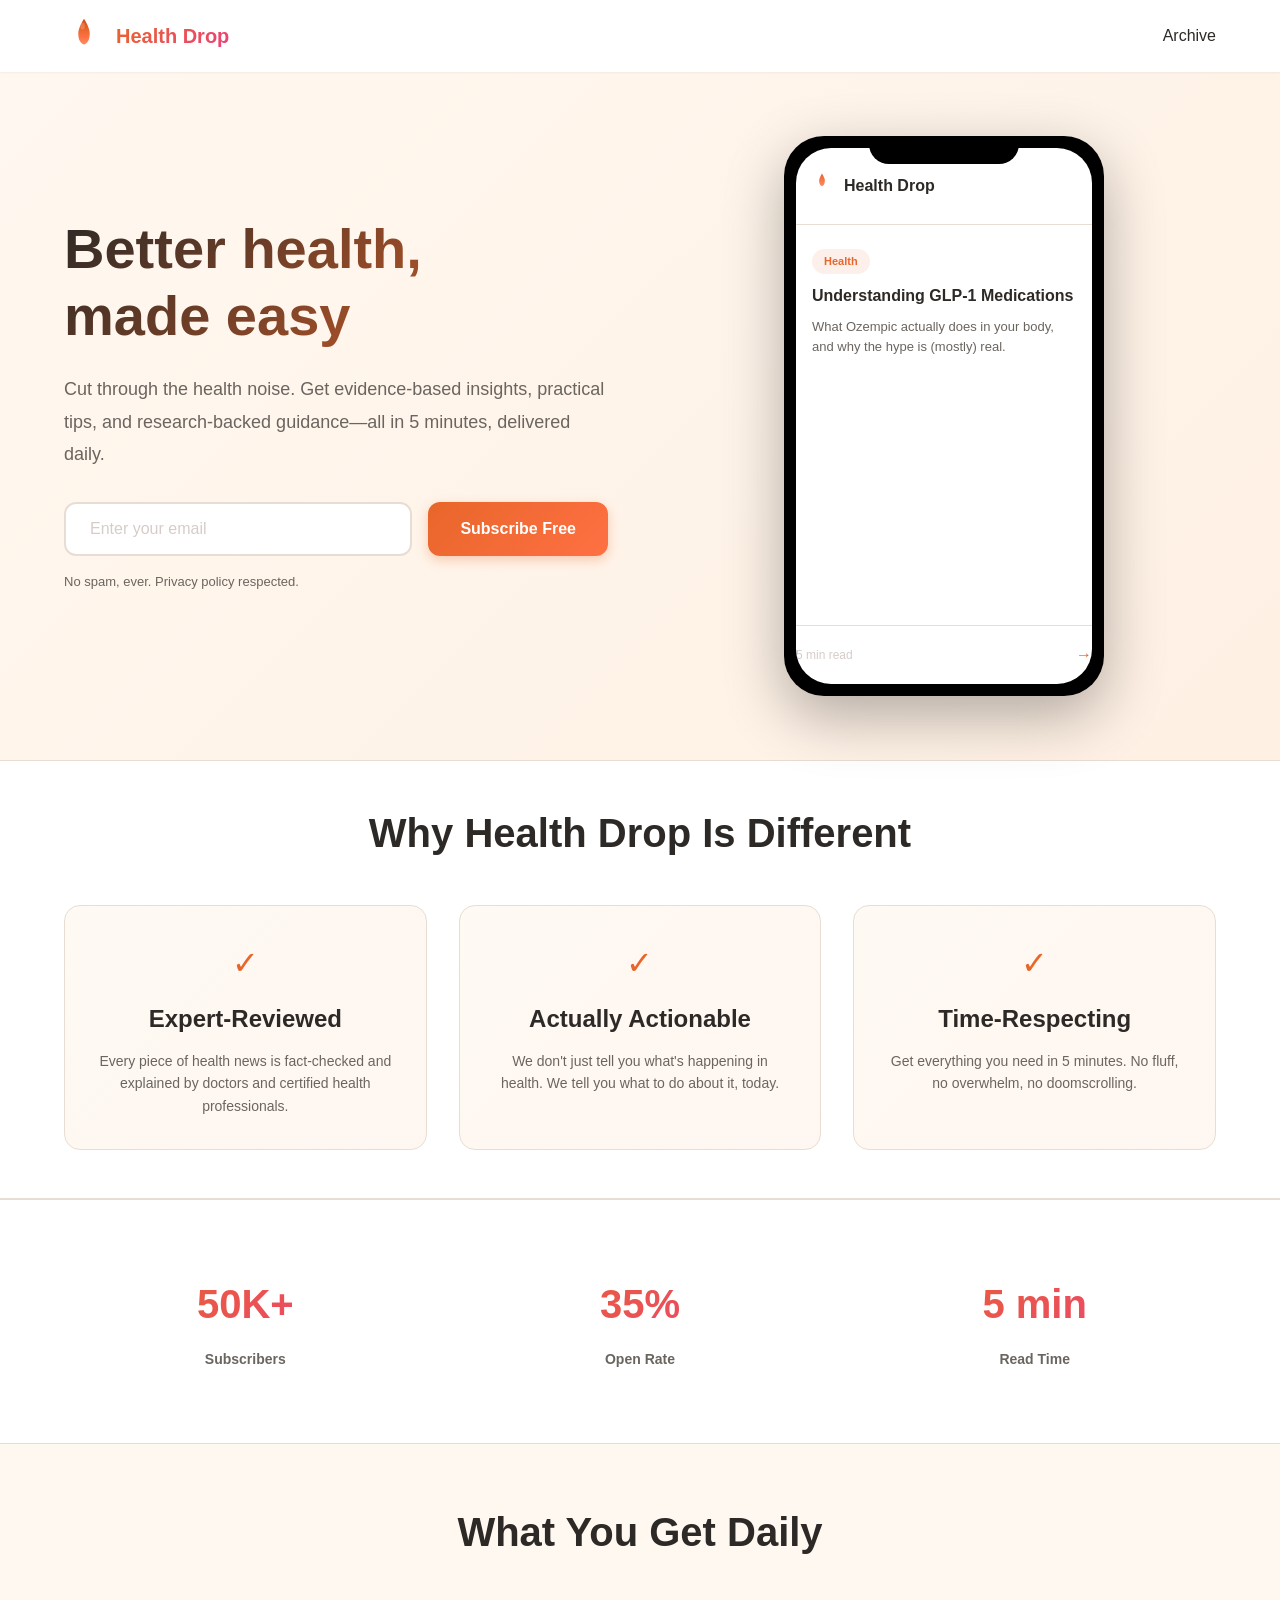
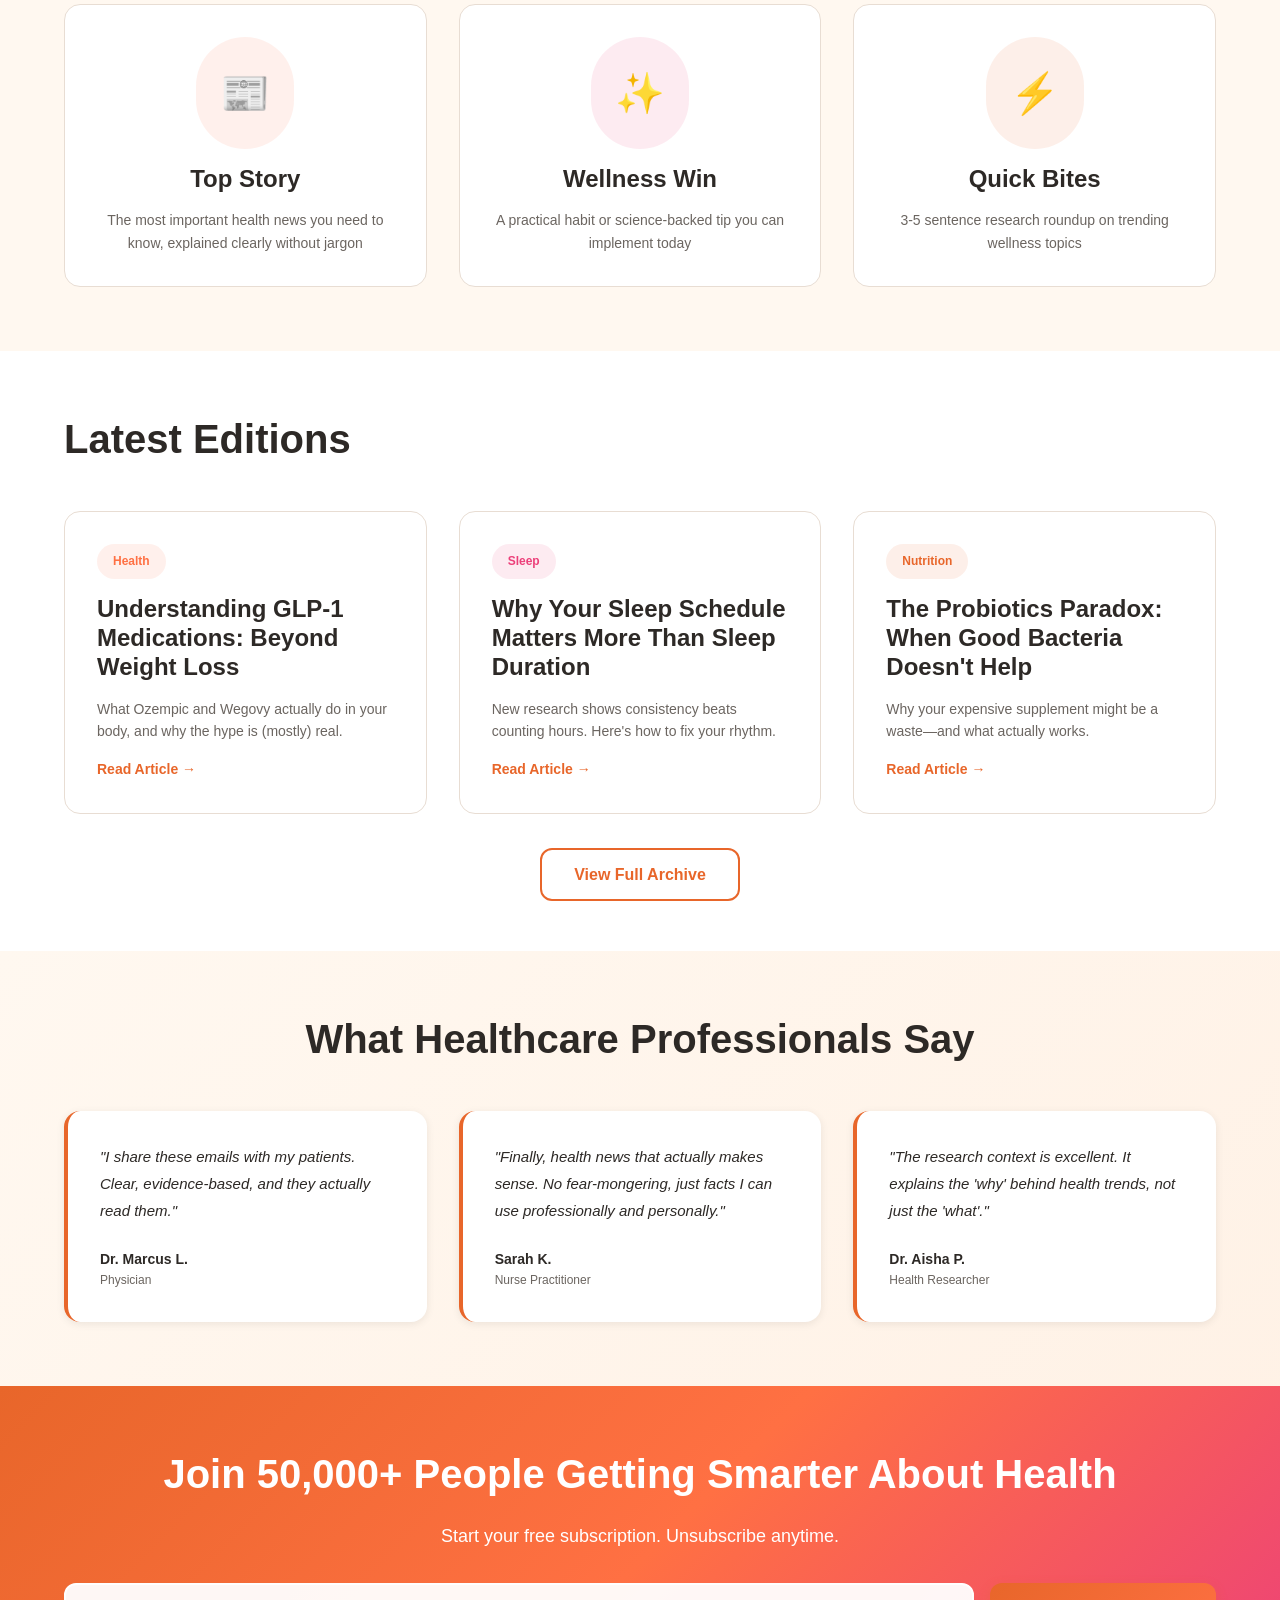
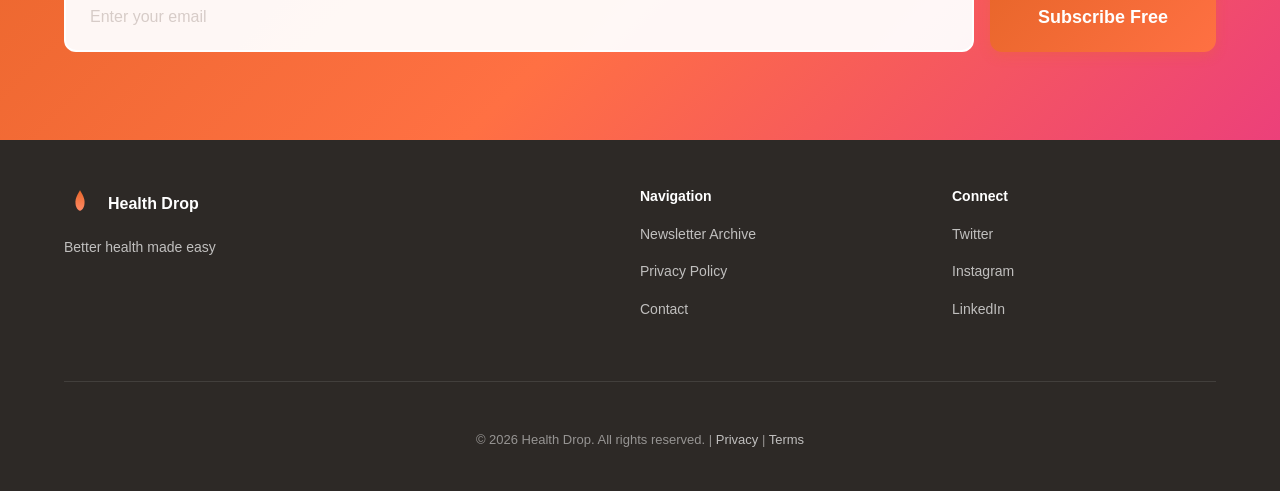
<file: index.html>
<!DOCTYPE html>
<html lang="en">
<head>
    <meta charset="UTF-8">
    <meta name="viewport" content="width=device-width, initial-scale=1.0">
    <meta name="description" content="Better health made easy. Get evidence-based health insights delivered to your inbox, 5 minutes a day.">
    <meta property="og:title" content="Health Drop - Better Health Made Easy">
    <meta property="og:description" content="Evidence-based health insights for real life">
    <meta property="og:image" content="https://thehealthdrop.com/og-image.png">
    <meta property="og:type" content="website">
    <title>Health Drop - Evidence-Based Health Insights</title>
    <link rel="stylesheet" href="style-redesigned.css">
</head>
<body>
    <!-- Navigation -->
    <nav class="navbar">
        <div class="container">
            <div class="nav-content">
                <div class="logo">
                    <svg xmlns="http://www.w3.org/2000/svg" viewBox="0 0 100 140" width="40" height="40">
                        <defs>
                            <linearGradient id="dropGradient" x1="0%" y1="0%" x2="0%" y2="100%">
                                <stop offset="0%" style="stop-color:#D84315;stop-opacity:1" />
                                <stop offset="40%" style="stop-color:#E8662A;stop-opacity:1" />
                                <stop offset="70%" style="stop-color:#FF7043;stop-opacity:1" />
                                <stop offset="100%" style="stop-color:#FF8A65;stop-opacity:1" />
                            </linearGradient>
                        </defs>
                        <path d="M 50 10 C 50 10, 30 40, 30 60 C 30 85, 38.5 95, 50 100 C 61.5 95, 70 85, 70 60 C 70 40, 50 10, 50 10 Z" 
                              fill="url(#dropGradient)" stroke="none"/>
                        <ellipse cx="45" cy="35" rx="8" ry="12" fill="rgba(255,255,255,0.2)" />
                    </svg>
                    <span class="brand-name">Health Drop</span>
                </div>
                <div class="nav-links">
                    <a href="https://newsletter.thehealthdrop.com" class="nav-link">Archive</a>
                </div>
            </div>
        </div>
    </nav>

    <!-- Hero Section with Newsletter Mockup -->
    <section class="hero">
        <div class="container">
            <div class="hero-content">
                <div class="hero-text">
                    <h1 class="hero-title">Better health,<br>made easy</h1>
                    <p class="hero-subtitle">Cut through the health noise. Get evidence-based insights, practical tips, and research-backed guidance—all in 5 minutes, delivered daily.</p>
                    
                    <form class="email-form" id="heroForm">
                        <div class="form-group">
                            <input 
                                type="email" 
                                class="email-input" 
                                placeholder="Enter your email" 
                                required
                                aria-label="Email address"
                            >
                            <button type="submit" class="btn-primary">Subscribe Free</button>
                        </div>
                        <p class="form-note">No spam, ever. Privacy policy respected.</p>
                    </form>
                </div>
                
                <div class="hero-visual">
                    <div class="newsletter-mockup">
                        <div class="phone-frame">
                            <div class="phone-notch"></div>
                            <div class="phone-content">
                                <div class="newsletter-header">
                                    <div class="newsletter-logo">
                                        <svg xmlns="http://www.w3.org/2000/svg" viewBox="0 0 100 140" width="20" height="20">
                                            <defs>
                                                <linearGradient id="emailLogo" x1="0%" y1="0%" x2="0%" y2="100%">
                                                    <stop offset="0%" style="stop-color:#E8662A;stop-opacity:1" />
                                                    <stop offset="100%" style="stop-color:#FF8A65;stop-opacity:1" />
                                                </linearGradient>
                                            </defs>
                                            <path d="M 50 10 C 50 10, 30 40, 30 60 C 30 85, 38.5 95, 50 100 C 61.5 95, 70 85, 70 60 C 70 40, 50 10, 50 10 Z" 
                                                  fill="url(#emailLogo)" stroke="none"/>
                                        </svg>
                                    </div>
                                    <span class="newsletter-title">Health Drop</span>
                                </div>
                                <div class="newsletter-preview">
                                    <div class="preview-tag">Health</div>
                                    <h3>Understanding GLP-1 Medications</h3>
                                    <p>What Ozempic actually does in your body, and why the hype is (mostly) real.</p>
                                </div>
                                <div class="newsletter-footer">
                                    <span class="read-time">5 min read</span>
                                    <span class="arrow">→</span>
                                </div>
                            </div>
                        </div>
                    </div>
                </div>
            </div>
        </div>
    </section>

    <!-- Why Health Drop Is Different -->
    <section class="differentiation">
        <div class="container">
            <h2>Why Health Drop Is Different</h2>
            <div class="diff-grid">
                <div class="diff-card">
                    <div class="diff-icon">✓</div>
                    <h3>Expert-Reviewed</h3>
                    <p>Every piece of health news is fact-checked and explained by doctors and certified health professionals.</p>
                </div>
                <div class="diff-card">
                    <div class="diff-icon">✓</div>
                    <h3>Actually Actionable</h3>
                    <p>We don't just tell you what's happening in health. We tell you what to do about it, today.</p>
                </div>
                <div class="diff-card">
                    <div class="diff-icon">✓</div>
                    <h3>Time-Respecting</h3>
                    <p>Get everything you need in 5 minutes. No fluff, no overwhelm, no doomscrolling.</p>
                </div>
            </div>
        </div>
    </section>

    <!-- Social Proof -->
    <section class="social-proof">
        <div class="container">
            <div class="proof-grid">
                <div class="proof-item">
                    <div class="proof-number">50K+</div>
                    <div class="proof-label">Subscribers</div>
                </div>
                <div class="proof-item">
                    <div class="proof-number">35%</div>
                    <div class="proof-label">Open Rate</div>
                </div>
                <div class="proof-item">
                    <div class="proof-number">5 min</div>
                    <div class="proof-label">Read Time</div>
                </div>
            </div>
        </div>
    </section>

    <!-- What You Get Section -->
    <section class="what-you-get">
        <div class="container">
            <h2>What You Get Daily</h2>
            <div class="benefits-grid">
                <div class="benefit-card">
                    <div class="benefit-icon coral">📰</div>
                    <h3>Top Story</h3>
                    <p>The most important health news you need to know, explained clearly without jargon</p>
                </div>
                <div class="benefit-card">
                    <div class="benefit-icon pink">✨</div>
                    <h3>Wellness Win</h3>
                    <p>A practical habit or science-backed tip you can implement today</p>
                </div>
                <div class="benefit-card">
                    <div class="benefit-icon orange">⚡</div>
                    <h3>Quick Bites</h3>
                    <p>3-5 sentence research roundup on trending wellness topics</p>
                </div>
            </div>
        </div>
    </section>

    <!-- Recent Issues Preview -->
    <section class="recent-issues">
        <div class="container">
            <h2>Latest Editions</h2>
            <div class="issues-grid">
                <article class="issue-preview">
                    <div class="issue-tag coral">Health</div>
                    <h3>Understanding GLP-1 Medications: Beyond Weight Loss</h3>
                    <p>What Ozempic and Wegovy actually do in your body, and why the hype is (mostly) real.</p>
                    <a href="#" class="read-more">Read Article →</a>
                </article>
                <article class="issue-preview">
                    <div class="issue-tag pink">Sleep</div>
                    <h3>Why Your Sleep Schedule Matters More Than Sleep Duration</h3>
                    <p>New research shows consistency beats counting hours. Here's how to fix your rhythm.</p>
                    <a href="#" class="read-more">Read Article →</a>
                </article>
                <article class="issue-preview">
                    <div class="issue-tag orange">Nutrition</div>
                    <h3>The Probiotics Paradox: When Good Bacteria Doesn't Help</h3>
                    <p>Why your expensive supplement might be a waste—and what actually works.</p>
                    <a href="#" class="read-more">Read Article →</a>
                </article>
            </div>
            <div class="view-all">
                <a href="https://newsletter.thehealthdrop.com" class="btn-secondary">View Full Archive</a>
            </div>
        </div>
    </section>

    <!-- Testimonials -->
    <section class="testimonials">
        <div class="container">
            <h2>What Healthcare Professionals Say</h2>
            <div class="testimonials-grid">
                <div class="testimonial">
                    <div class="testimonial-text">
                        "I share these emails with my patients. Clear, evidence-based, and they actually read them."
                    </div>
                    <div class="testimonial-author">
                        <div class="author-info">
                            <div class="author-name">Dr. Marcus L.</div>
                            <div class="author-title">Physician</div>
                        </div>
                    </div>
                </div>
                <div class="testimonial">
                    <div class="testimonial-text">
                        "Finally, health news that actually makes sense. No fear-mongering, just facts I can use professionally and personally."
                    </div>
                    <div class="testimonial-author">
                        <div class="author-info">
                            <div class="author-name">Sarah K.</div>
                            <div class="author-title">Nurse Practitioner</div>
                        </div>
                    </div>
                </div>
                <div class="testimonial">
                    <div class="testimonial-text">
                        "The research context is excellent. It explains the 'why' behind health trends, not just the 'what'."
                    </div>
                    <div class="testimonial-author">
                        <div class="author-info">
                            <div class="author-name">Dr. Aisha P.</div>
                            <div class="author-title">Health Researcher</div>
                        </div>
                    </div>
                </div>
            </div>
        </div>
    </section>

    <!-- Final CTA -->
    <section class="final-cta">
        <div class="container">
            <h2>Join 50,000+ People Getting Smarter About Health</h2>
            <p>Start your free subscription. Unsubscribe anytime.</p>
            <form class="email-form" id="ctaForm">
                <div class="form-group">
                    <input 
                        type="email" 
                        class="email-input" 
                        placeholder="Enter your email" 
                        required
                        aria-label="Email address"
                    >
                    <button type="submit" class="btn-primary large">Subscribe Free</button>
                </div>
            </form>
        </div>
    </section>

    <!-- Footer -->
    <footer class="footer">
        <div class="container">
            <div class="footer-content">
                <div class="footer-section">
                    <div class="footer-logo">
                        <svg xmlns="http://www.w3.org/2000/svg" viewBox="0 0 100 140" width="32" height="32">
                            <defs>
                                <linearGradient id="footerGrad" x1="0%" y1="0%" x2="0%" y2="100%">
                                    <stop offset="0%" style="stop-color:#E8662A;stop-opacity:1" />
                                    <stop offset="100%" style="stop-color:#FF8A65;stop-opacity:1" />
                                </linearGradient>
                            </defs>
                            <path d="M 50 10 C 50 10, 30 40, 30 60 C 30 85, 38.5 95, 50 100 C 61.5 95, 70 85, 70 60 C 70 40, 50 10, 50 10 Z" 
                                  fill="url(#footerGrad)" stroke="none"/>
                        </svg>
                        <span>Health Drop</span>
                    </div>
                    <p class="footer-tagline">Better health made easy</p>
                </div>
                <div class="footer-section">
                    <h4>Navigation</h4>
                    <ul>
                        <li><a href="https://newsletter.thehealthdrop.com">Newsletter Archive</a></li>
                        <li><a href="#privacy">Privacy Policy</a></li>
                        <li><a href="mailto:hello@thehealthdrop.com">Contact</a></li>
                    </ul>
                </div>
                <div class="footer-section">
                    <h4>Connect</h4>
                    <ul>
                        <li><a href="https://twitter.com/healthdrop">Twitter</a></li>
                        <li><a href="https://instagram.com/healthdrop">Instagram</a></li>
                        <li><a href="https://linkedin.com/company/healthdrop">LinkedIn</a></li>
                    </ul>
                </div>
            </div>
            <div class="footer-bottom">
                <p>&copy; 2026 Health Drop. All rights reserved. | <a href="#privacy">Privacy</a> | <a href="#terms">Terms</a></p>
            </div>
        </div>
    </footer>

    <script>
        // Form handling
        const heroForm = document.getElementById('heroForm');
        const ctaForm = document.getElementById('ctaForm');

        function handleFormSubmit(e, formId) {
            e.preventDefault();
            const input = e.target.querySelector('.email-input');
            const email = input.value;
            
            // Redirect to Beehiiv with email
            window.location.href = `https://thehealthdrop.com?email=${encodeURIComponent(email)}`;
        }

        heroForm.addEventListener('submit', (e) => handleFormSubmit(e, 'heroForm'));
        ctaForm.addEventListener('submit', (e) => handleFormSubmit(e, 'ctaForm'));

        // Parallax effect on scroll
        window.addEventListener('scroll', () => {
            const phoneFrame = document.querySelector('.phone-frame');
            if (phoneFrame) {
                const scrollY = window.scrollY;
                phoneFrame.style.transform = `translateY(${scrollY * 0.05}px)`;
            }
        });
    </script>
</body>
</html>
</file>
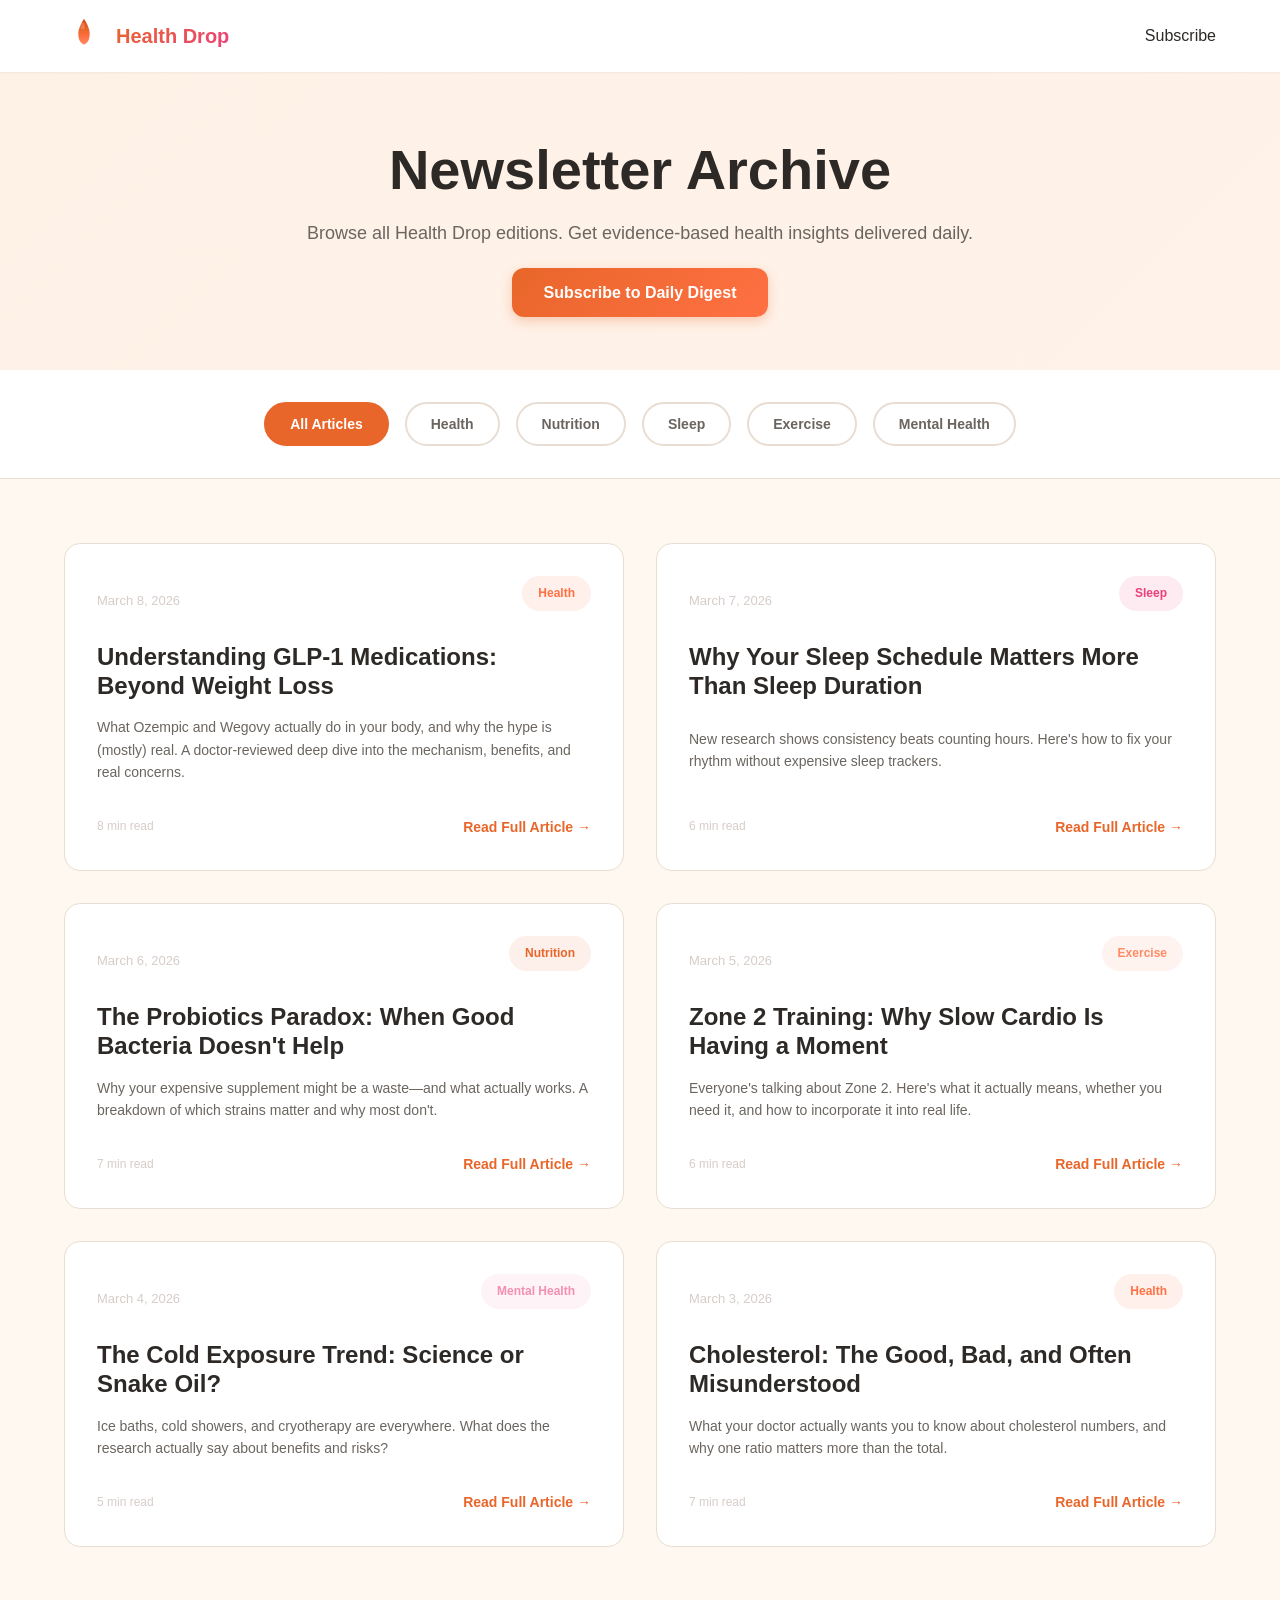
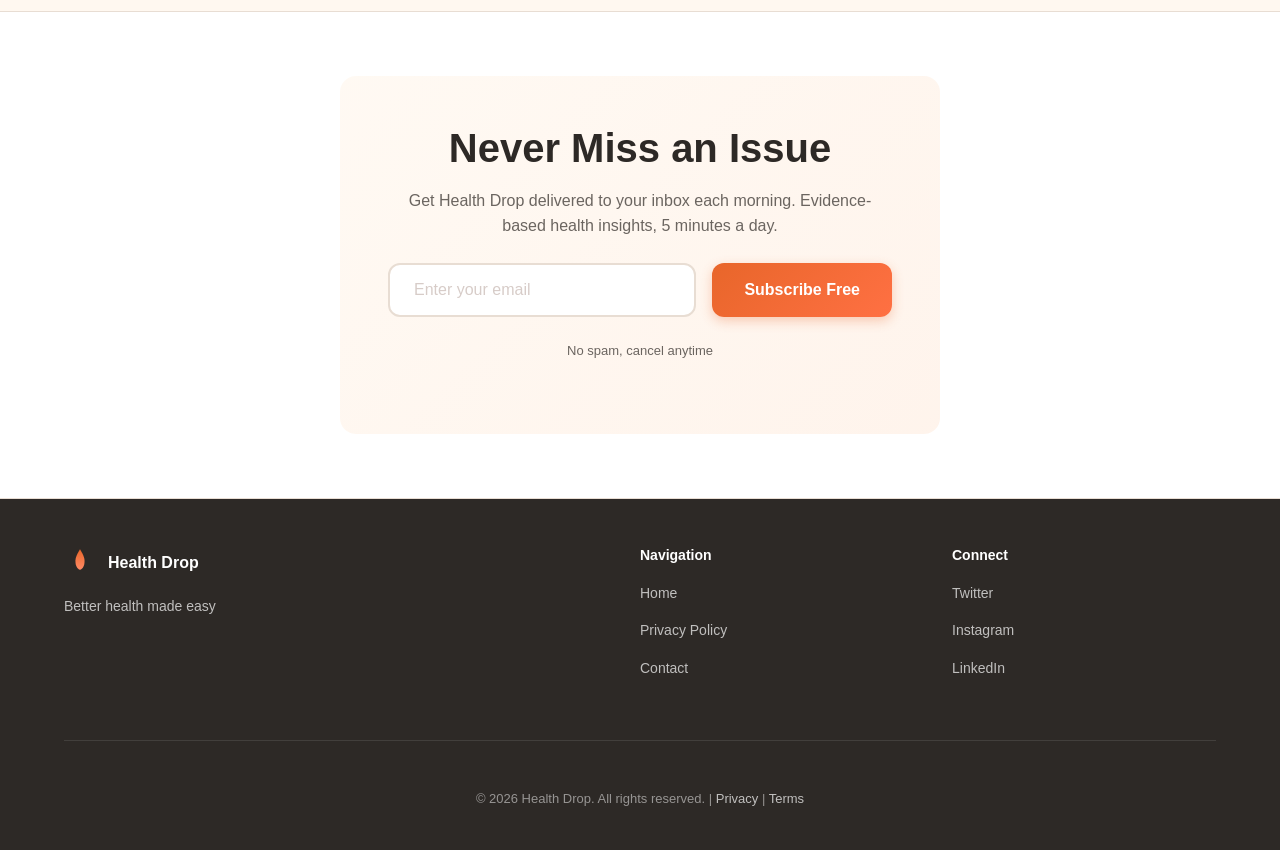
<file: archive.html>
<!DOCTYPE html>
<html lang="en">
<head>
    <meta charset="UTF-8">
    <meta name="viewport" content="width=device-width, initial-scale=1.0">
    <meta name="description" content="Health Drop newsletter archive. Browse all evidence-based health insights, wellness tips, and health news articles.">
    <meta property="og:title" content="Health Drop Archive">
    <meta property="og:description" content="All Health Drop articles in one place">
    <title>Newsletter Archive - Health Drop</title>
    <link rel="stylesheet" href="style-redesigned.css">
</head>
<body>
    <!-- Navigation -->
    <nav class="navbar">
        <div class="container">
            <div class="nav-content">
                <a href="https://thehealthdrop.com" class="logo">
                    <svg xmlns="http://www.w3.org/2000/svg" viewBox="0 0 100 140" width="40" height="40">
                        <defs>
                            <linearGradient id="dropGradient" x1="0%" y1="0%" x2="0%" y2="100%">
                                <stop offset="0%" style="stop-color:#D84315;stop-opacity:1" />
                                <stop offset="40%" style="stop-color:#E8662A;stop-opacity:1" />
                                <stop offset="70%" style="stop-color:#FF7043;stop-opacity:1" />
                                <stop offset="100%" style="stop-color:#FF8A65;stop-opacity:1" />
                            </linearGradient>
                        </defs>
                        <path d="M 50 10 C 50 10, 30 40, 30 60 C 30 85, 38.5 95, 50 100 C 61.5 95, 70 85, 70 60 C 70 40, 50 10, 50 10 Z" 
                              fill="url(#dropGradient)" stroke="none"/>
                        <ellipse cx="45" cy="35" rx="8" ry="12" fill="rgba(255,255,255,0.2)" />
                    </svg>
                    <span class="brand-name">Health Drop</span>
                </a>
                <div class="nav-links">
                    <a href="https://thehealthdrop.com" class="nav-link">Subscribe</a>
                </div>
            </div>
        </div>
    </nav>

    <!-- Archive Header -->
    <section class="archive-header">
        <div class="container">
            <h1>Newsletter Archive</h1>
            <p>Browse all Health Drop editions. Get evidence-based health insights delivered daily.</p>
            <a href="https://thehealthdrop.com" class="btn-primary">Subscribe to Daily Digest</a>
        </div>
    </section>

    <!-- Filters (Optional) -->
    <section class="filters-section">
        <div class="container">
            <div class="filter-group">
                <button class="filter-btn active" data-filter="all">All Articles</button>
                <button class="filter-btn" data-filter="health">Health</button>
                <button class="filter-btn" data-filter="nutrition">Nutrition</button>
                <button class="filter-btn" data-filter="sleep">Sleep</button>
                <button class="filter-btn" data-filter="exercise">Exercise</button>
                <button class="filter-btn" data-filter="mental-health">Mental Health</button>
            </div>
        </div>
    </section>

    <!-- Articles Grid (Will be populated by Beehiiv) -->
    <section class="archive-articles">
        <div class="container">
            <div class="articles-grid">
                <!-- Article cards auto-populated by Beehiiv -->
                <!-- Example structure: -->
                <article class="article-card" data-category="health">
                    <div class="article-meta">
                        <span class="article-date">March 8, 2026</span>
                        <span class="article-tag health">Health</span>
                    </div>
                    <h3 class="article-title">Understanding GLP-1 Medications: Beyond Weight Loss</h3>
                    <p class="article-excerpt">What Ozempic and Wegovy actually do in your body, and why the hype is (mostly) real. A doctor-reviewed deep dive into the mechanism, benefits, and real concerns.</p>
                    <div class="article-footer">
                        <span class="read-time">8 min read</span>
                        <a href="#" class="article-link">Read Full Article →</a>
                    </div>
                </article>

                <article class="article-card" data-category="sleep">
                    <div class="article-meta">
                        <span class="article-date">March 7, 2026</span>
                        <span class="article-tag sleep">Sleep</span>
                    </div>
                    <h3 class="article-title">Why Your Sleep Schedule Matters More Than Sleep Duration</h3>
                    <p class="article-excerpt">New research shows consistency beats counting hours. Here's how to fix your rhythm without expensive sleep trackers.</p>
                    <div class="article-footer">
                        <span class="read-time">6 min read</span>
                        <a href="#" class="article-link">Read Full Article →</a>
                    </div>
                </article>

                <article class="article-card" data-category="nutrition">
                    <div class="article-meta">
                        <span class="article-date">March 6, 2026</span>
                        <span class="article-tag nutrition">Nutrition</span>
                    </div>
                    <h3 class="article-title">The Probiotics Paradox: When Good Bacteria Doesn't Help</h3>
                    <p class="article-excerpt">Why your expensive supplement might be a waste—and what actually works. A breakdown of which strains matter and why most don't.</p>
                    <div class="article-footer">
                        <span class="read-time">7 min read</span>
                        <a href="#" class="article-link">Read Full Article →</a>
                    </div>
                </article>

                <article class="article-card" data-category="exercise">
                    <div class="article-meta">
                        <span class="article-date">March 5, 2026</span>
                        <span class="article-tag exercise">Exercise</span>
                    </div>
                    <h3 class="article-title">Zone 2 Training: Why Slow Cardio Is Having a Moment</h3>
                    <p class="article-excerpt">Everyone's talking about Zone 2. Here's what it actually means, whether you need it, and how to incorporate it into real life.</p>
                    <div class="article-footer">
                        <span class="read-time">6 min read</span>
                        <a href="#" class="article-link">Read Full Article →</a>
                    </div>
                </article>

                <article class="article-card" data-category="mental-health">
                    <div class="article-meta">
                        <span class="article-date">March 4, 2026</span>
                        <span class="article-tag mental-health">Mental Health</span>
                    </div>
                    <h3 class="article-title">The Cold Exposure Trend: Science or Snake Oil?</h3>
                    <p class="article-excerpt">Ice baths, cold showers, and cryotherapy are everywhere. What does the research actually say about benefits and risks?</p>
                    <div class="article-footer">
                        <span class="read-time">5 min read</span>
                        <a href="#" class="article-link">Read Full Article →</a>
                    </div>
                </article>

                <article class="article-card" data-category="health">
                    <div class="article-meta">
                        <span class="article-date">March 3, 2026</span>
                        <span class="article-tag health">Health</span>
                    </div>
                    <h3 class="article-title">Cholesterol: The Good, Bad, and Often Misunderstood</h3>
                    <p class="article-excerpt">What your doctor actually wants you to know about cholesterol numbers, and why one ratio matters more than the total.</p>
                    <div class="article-footer">
                        <span class="read-time">7 min read</span>
                        <a href="#" class="article-link">Read Full Article →</a>
                    </div>
                </article>
            </div>
        </div>
    </section>

    <!-- Newsletter Signup -->
    <section class="archive-signup">
        <div class="container">
            <div class="signup-box">
                <h2>Never Miss an Issue</h2>
                <p>Get Health Drop delivered to your inbox each morning. Evidence-based health insights, 5 minutes a day.</p>
                <form class="email-form" id="archiveForm">
                    <div class="form-group">
                        <input 
                            type="email" 
                            class="email-input" 
                            placeholder="Enter your email" 
                            required
                            aria-label="Email address"
                        >
                        <button type="submit" class="btn-primary">Subscribe Free</button>
                    </div>
                </form>
                <p class="form-note">No spam, cancel anytime</p>
            </div>
        </div>
    </section>

    <!-- Footer -->
    <footer class="footer">
        <div class="container">
            <div class="footer-content">
                <div class="footer-section">
                    <div class="footer-logo">
                        <svg xmlns="http://www.w3.org/2000/svg" viewBox="0 0 100 140" width="32" height="32">
                            <defs>
                                <linearGradient id="footerGrad" x1="0%" y1="0%" x2="0%" y2="100%">
                                    <stop offset="0%" style="stop-color:#E8662A;stop-opacity:1" />
                                    <stop offset="100%" style="stop-color:#FF8A65;stop-opacity:1" />
                                </linearGradient>
                            </defs>
                            <path d="M 50 10 C 50 10, 30 40, 30 60 C 30 85, 38.5 95, 50 100 C 61.5 95, 70 85, 70 60 C 70 40, 50 10, 50 10 Z" 
                                  fill="url(#footerGrad)" stroke="none"/>
                        </svg>
                        <span>Health Drop</span>
                    </div>
                    <p class="footer-tagline">Better health made easy</p>
                </div>
                <div class="footer-section">
                    <h4>Navigation</h4>
                    <ul>
                        <li><a href="https://thehealthdrop.com">Home</a></li>
                        <li><a href="#privacy">Privacy Policy</a></li>
                        <li><a href="mailto:hello@thehealthdrop.com">Contact</a></li>
                    </ul>
                </div>
                <div class="footer-section">
                    <h4>Connect</h4>
                    <ul>
                        <li><a href="https://twitter.com/healthdrop">Twitter</a></li>
                        <li><a href="https://instagram.com/healthdrop">Instagram</a></li>
                        <li><a href="https://linkedin.com/company/healthdrop">LinkedIn</a></li>
                    </ul>
                </div>
            </div>
            <div class="footer-bottom">
                <p>&copy; 2026 Health Drop. All rights reserved. | <a href="#privacy">Privacy</a> | <a href="#terms">Terms</a></p>
            </div>
        </div>
    </footer>

    <script>
        // Filter functionality
        const filterBtns = document.querySelectorAll('.filter-btn');
        const articleCards = document.querySelectorAll('.article-card');

        filterBtns.forEach(btn => {
            btn.addEventListener('click', () => {
                filterBtns.forEach(b => b.classList.remove('active'));
                btn.classList.add('active');

                const filterValue = btn.dataset.filter;

                articleCards.forEach(card => {
                    if (filterValue === 'all' || card.dataset.category === filterValue) {
                        card.style.display = 'block';
                        setTimeout(() => card.style.opacity = '1', 10);
                    } else {
                        card.style.opacity = '0';
                        setTimeout(() => card.style.display = 'none', 300);
                    }
                });
            });
        });

        // Form handling
        const archiveForm = document.getElementById('archiveForm');
        archiveForm.addEventListener('submit', (e) => {
            e.preventDefault();
            const email = e.target.querySelector('.email-input').value;
            window.location.href = `https://thehealthdrop.com?email=${encodeURIComponent(email)}`;
        });
    </script>
</body>
</html>
</file>
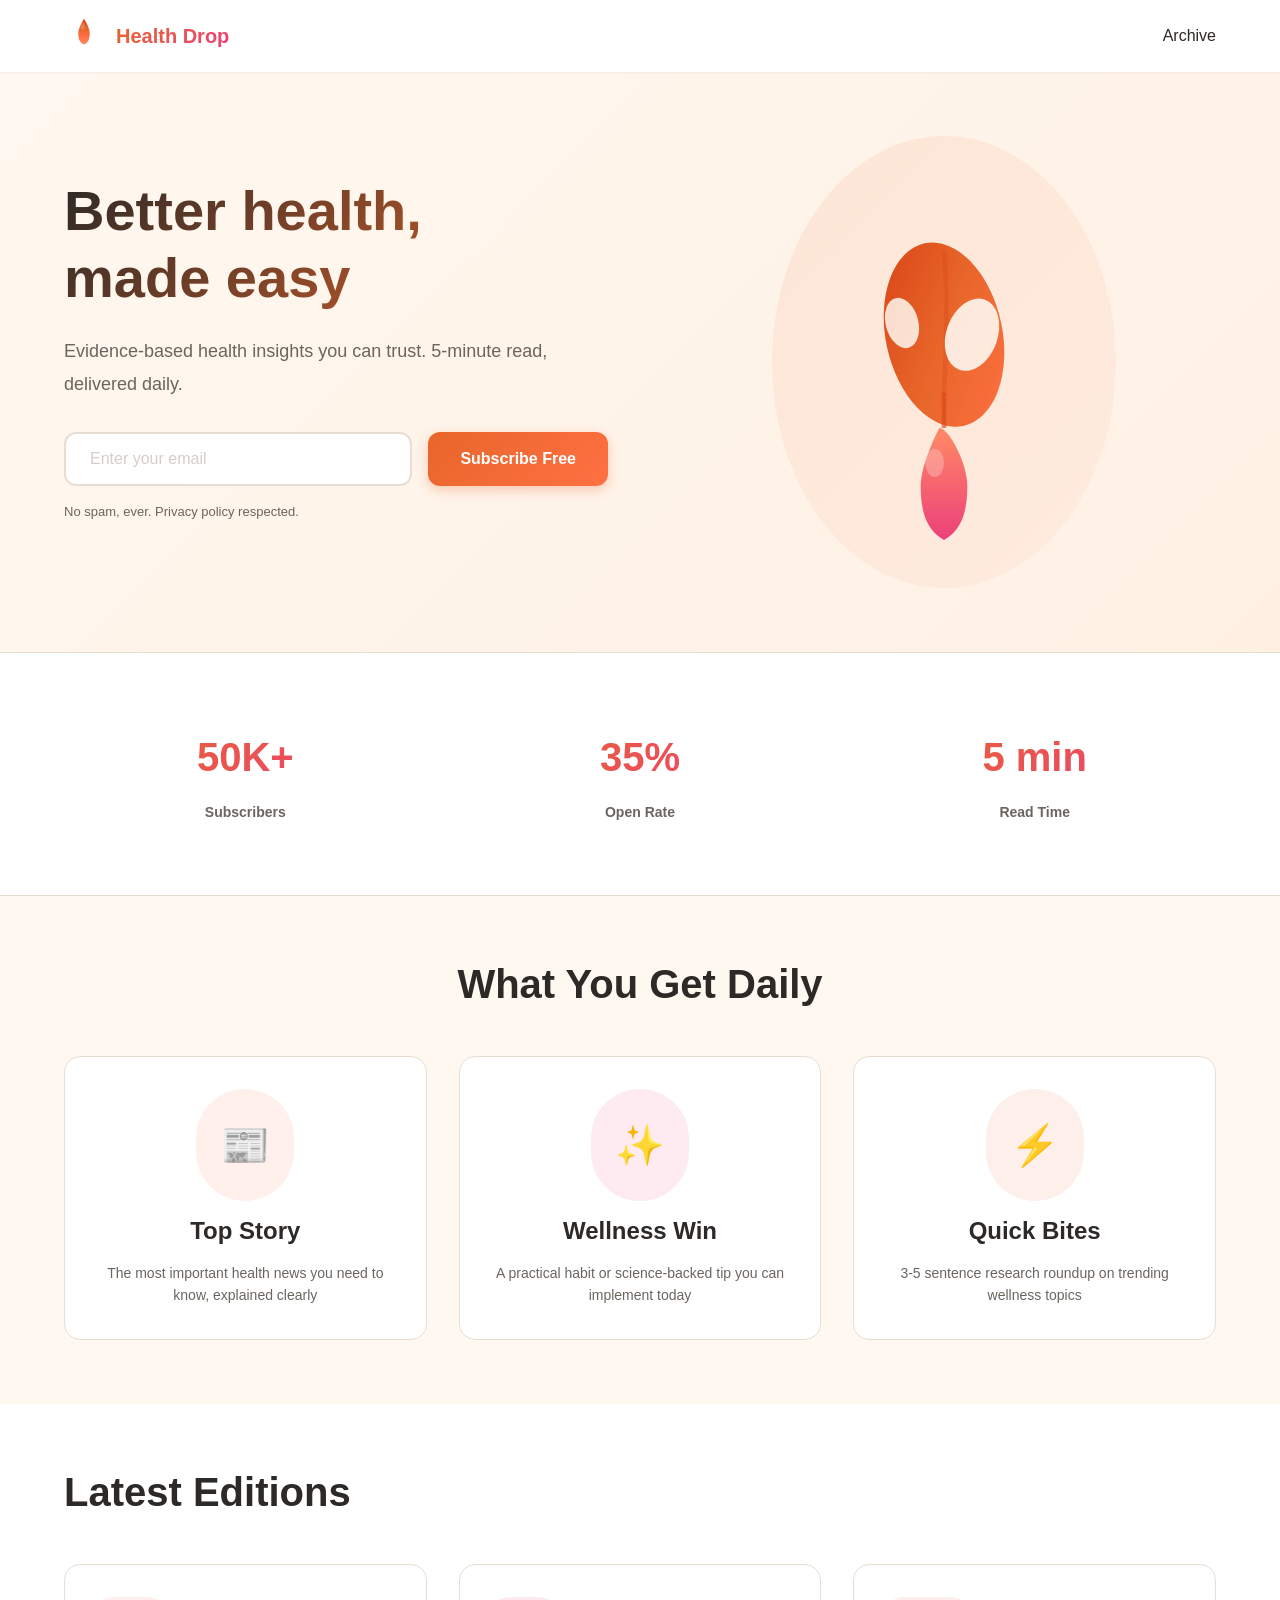
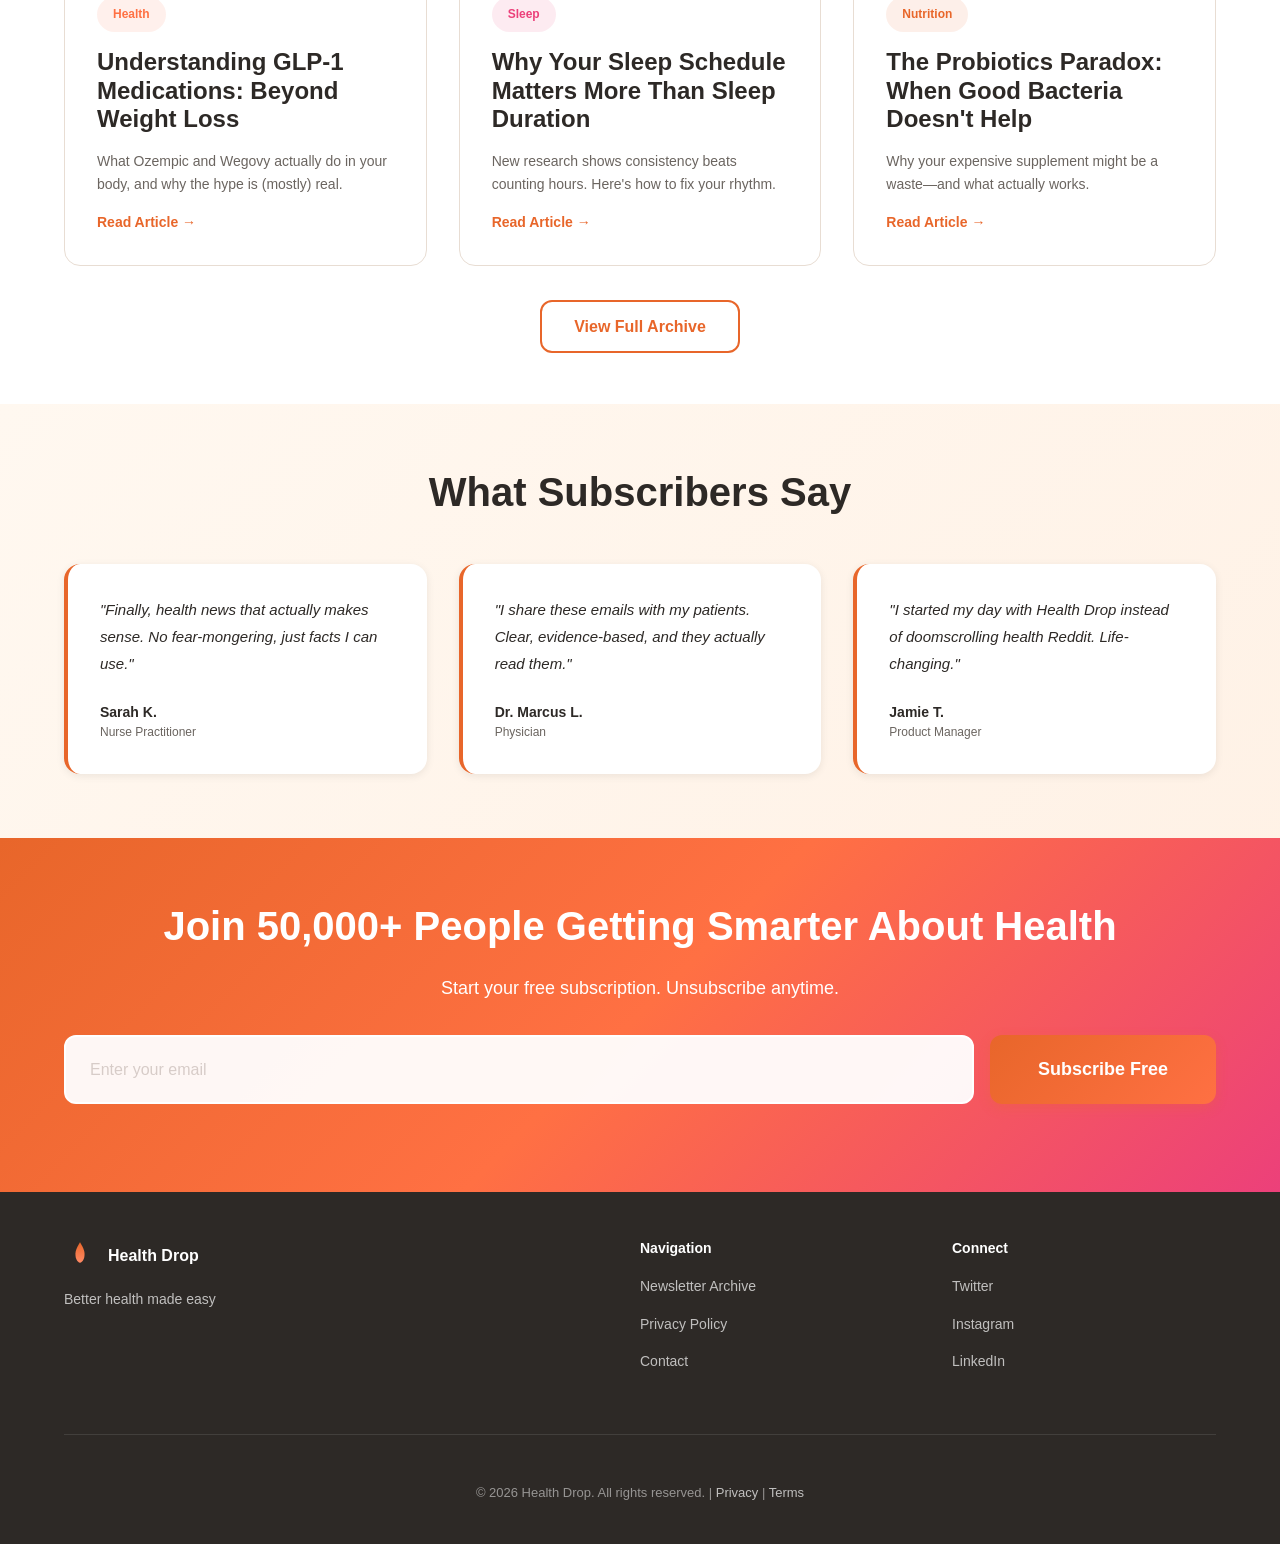
<file: index-redesigned.html>
<!DOCTYPE html>
<html lang="en">
<head>
    <meta charset="UTF-8">
    <meta name="viewport" content="width=device-width, initial-scale=1.0">
    <meta name="description" content="Better health made easy. Get evidence-based health insights delivered to your inbox, 5 minutes a day.">
    <meta property="og:title" content="Health Drop - Better Health Made Easy">
    <meta property="og:description" content="Evidence-based health insights for real life">
    <meta property="og:image" content="https://thehealthdrop.com/og-image.png">
    <meta property="og:type" content="website">
    <title>Health Drop - Evidence-Based Health Insights</title>
    <link rel="stylesheet" href="style-redesigned.css">
</head>
<body>
    <!-- Navigation -->
    <nav class="navbar">
        <div class="container">
            <div class="nav-content">
                <div class="logo">
                    <svg xmlns="http://www.w3.org/2000/svg" viewBox="0 0 100 140" width="40" height="40">
                        <defs>
                            <linearGradient id="dropGradient" x1="0%" y1="0%" x2="0%" y2="100%">
                                <stop offset="0%" style="stop-color:#D84315;stop-opacity:1" />
                                <stop offset="40%" style="stop-color:#E8662A;stop-opacity:1" />
                                <stop offset="70%" style="stop-color:#FF7043;stop-opacity:1" />
                                <stop offset="100%" style="stop-color:#FF8A65;stop-opacity:1" />
                            </linearGradient>
                        </defs>
                        <path d="M 50 10 C 50 10, 30 40, 30 60 C 30 85, 38.5 95, 50 100 C 61.5 95, 70 85, 70 60 C 70 40, 50 10, 50 10 Z" 
                              fill="url(#dropGradient)" stroke="none"/>
                        <ellipse cx="45" cy="35" rx="8" ry="12" fill="rgba(255,255,255,0.2)" />
                    </svg>
                    <span class="brand-name">Health Drop</span>
                </div>
                <div class="nav-links">
                    <a href="https://newsletter.thehealthdrop.com" class="nav-link">Archive</a>
                </div>
            </div>
        </div>
    </nav>

    <!-- Hero Section -->
    <section class="hero">
        <div class="container">
            <div class="hero-content">
                <div class="hero-text">
                    <h1 class="hero-title">Better health,<br>made easy</h1>
                    <p class="hero-subtitle">Evidence-based health insights you can trust. 5-minute read, delivered daily.</p>
                    
                    <form class="email-form" id="heroForm">
                        <div class="form-group">
                            <input 
                                type="email" 
                                class="email-input" 
                                placeholder="Enter your email" 
                                required
                                aria-label="Email address"
                            >
                            <button type="submit" class="btn-primary">Subscribe Free</button>
                        </div>
                        <p class="form-note">No spam, ever. Privacy policy respected.</p>
                    </form>
                </div>
                
                <div class="hero-visual">
                    <div class="visual-blob">
                        <svg xmlns="http://www.w3.org/2000/svg" viewBox="0 0 120 160" width="280" height="380">
                            <defs>
                                <linearGradient id="leafGrad" x1="0%" y1="0%" x2="100%" y2="100%">
                                    <stop offset="0%" style="stop-color:#D84315;stop-opacity:1" />
                                    <stop offset="50%" style="stop-color:#E8662A;stop-opacity:1" />
                                    <stop offset="100%" style="stop-color:#FF7043;stop-opacity:1" />
                                </linearGradient>
                                <linearGradient id="dropGrad2" x1="0%" y1="0%" x2="0%" y2="100%">
                                    <stop offset="0%" style="stop-color:#FF8A65;stop-opacity:1" />
                                    <stop offset="100%" style="stop-color:#EC407A;stop-opacity:1" />
                                </linearGradient>
                            </defs>
                            <ellipse cx="60" cy="70" rx="25" ry="40" fill="url(#leafGrad)" transform="rotate(-12 60 70)" stroke="none"/>
                            <path d="M 60 35 Q 62 55, 60 95" stroke="rgba(212, 67, 21, 0.3)" stroke-width="2" fill="none" stroke-linecap="round"/>
                            <ellipse cx="72" cy="70" rx="11" ry="16" fill="#FFF8F0" transform="rotate(20 72 70)" opacity="0.9"/>
                            <ellipse cx="42" cy="65" rx="7" ry="11" fill="#FFF8F0" transform="rotate(-15 42 65)" opacity="0.85"/>
                            <path d="M 58 110 C 58 110, 50 125, 50 135 C 50 150, 55 155, 60 158 C 65 155, 70 150, 70 135 C 70 125, 62 110, 58 110 Z" fill="url(#dropGrad2)" stroke="none"/>
                            <ellipse cx="56" cy="125" rx="4" ry="6" fill="rgba(255,255,255,0.25)"/>
                            <line x1="60" y1="95" x2="60" y2="110" stroke="#D84315" stroke-width="2" opacity="0.6"/>
                        </svg>
                    </div>
                </div>
            </div>
        </div>
    </section>

    <!-- Social Proof -->
    <section class="social-proof">
        <div class="container">
            <div class="proof-grid">
                <div class="proof-item">
                    <div class="proof-number">50K+</div>
                    <div class="proof-label">Subscribers</div>
                </div>
                <div class="proof-item">
                    <div class="proof-number">35%</div>
                    <div class="proof-label">Open Rate</div>
                </div>
                <div class="proof-item">
                    <div class="proof-number">5 min</div>
                    <div class="proof-label">Read Time</div>
                </div>
            </div>
        </div>
    </section>

    <!-- What You Get Section -->
    <section class="what-you-get">
        <div class="container">
            <h2>What You Get Daily</h2>
            <div class="benefits-grid">
                <div class="benefit-card">
                    <div class="benefit-icon coral">📰</div>
                    <h3>Top Story</h3>
                    <p>The most important health news you need to know, explained clearly</p>
                </div>
                <div class="benefit-card">
                    <div class="benefit-icon pink">✨</div>
                    <h3>Wellness Win</h3>
                    <p>A practical habit or science-backed tip you can implement today</p>
                </div>
                <div class="benefit-card">
                    <div class="benefit-icon orange">⚡</div>
                    <h3>Quick Bites</h3>
                    <p>3-5 sentence research roundup on trending wellness topics</p>
                </div>
            </div>
        </div>
    </section>

    <!-- Recent Issues Preview -->
    <section class="recent-issues">
        <div class="container">
            <h2>Latest Editions</h2>
            <div class="issues-grid">
                <article class="issue-preview">
                    <div class="issue-tag coral">Health</div>
                    <h3>Understanding GLP-1 Medications: Beyond Weight Loss</h3>
                    <p>What Ozempic and Wegovy actually do in your body, and why the hype is (mostly) real.</p>
                    <a href="#" class="read-more">Read Article →</a>
                </article>
                <article class="issue-preview">
                    <div class="issue-tag pink">Sleep</div>
                    <h3>Why Your Sleep Schedule Matters More Than Sleep Duration</h3>
                    <p>New research shows consistency beats counting hours. Here's how to fix your rhythm.</p>
                    <a href="#" class="read-more">Read Article →</a>
                </article>
                <article class="issue-preview">
                    <div class="issue-tag orange">Nutrition</div>
                    <h3>The Probiotics Paradox: When Good Bacteria Doesn't Help</h3>
                    <p>Why your expensive supplement might be a waste—and what actually works.</p>
                    <a href="#" class="read-more">Read Article →</a>
                </article>
            </div>
            <div class="view-all">
                <a href="https://newsletter.thehealthdrop.com" class="btn-secondary">View Full Archive</a>
            </div>
        </div>
    </section>

    <!-- Testimonials -->
    <section class="testimonials">
        <div class="container">
            <h2>What Subscribers Say</h2>
            <div class="testimonials-grid">
                <div class="testimonial">
                    <div class="testimonial-text">
                        "Finally, health news that actually makes sense. No fear-mongering, just facts I can use."
                    </div>
                    <div class="testimonial-author">
                        <div class="author-info">
                            <div class="author-name">Sarah K.</div>
                            <div class="author-title">Nurse Practitioner</div>
                        </div>
                    </div>
                </div>
                <div class="testimonial">
                    <div class="testimonial-text">
                        "I share these emails with my patients. Clear, evidence-based, and they actually read them."
                    </div>
                    <div class="testimonial-author">
                        <div class="author-info">
                            <div class="author-name">Dr. Marcus L.</div>
                            <div class="author-title">Physician</div>
                        </div>
                    </div>
                </div>
                <div class="testimonial">
                    <div class="testimonial-text">
                        "I started my day with Health Drop instead of doomscrolling health Reddit. Life-changing."
                    </div>
                    <div class="testimonial-author">
                        <div class="author-info">
                            <div class="author-name">Jamie T.</div>
                            <div class="author-title">Product Manager</div>
                        </div>
                    </div>
                </div>
            </div>
        </div>
    </section>

    <!-- Final CTA -->
    <section class="final-cta">
        <div class="container">
            <h2>Join 50,000+ People Getting Smarter About Health</h2>
            <p>Start your free subscription. Unsubscribe anytime.</p>
            <form class="email-form" id="ctaForm">
                <div class="form-group">
                    <input 
                        type="email" 
                        class="email-input" 
                        placeholder="Enter your email" 
                        required
                        aria-label="Email address"
                    >
                    <button type="submit" class="btn-primary large">Subscribe Free</button>
                </div>
            </form>
        </div>
    </section>

    <!-- Footer -->
    <footer class="footer">
        <div class="container">
            <div class="footer-content">
                <div class="footer-section">
                    <div class="footer-logo">
                        <svg xmlns="http://www.w3.org/2000/svg" viewBox="0 0 100 140" width="32" height="32">
                            <defs>
                                <linearGradient id="footerGrad" x1="0%" y1="0%" x2="0%" y2="100%">
                                    <stop offset="0%" style="stop-color:#E8662A;stop-opacity:1" />
                                    <stop offset="100%" style="stop-color:#FF8A65;stop-opacity:1" />
                                </linearGradient>
                            </defs>
                            <path d="M 50 10 C 50 10, 30 40, 30 60 C 30 85, 38.5 95, 50 100 C 61.5 95, 70 85, 70 60 C 70 40, 50 10, 50 10 Z" 
                                  fill="url(#footerGrad)" stroke="none"/>
                        </svg>
                        <span>Health Drop</span>
                    </div>
                    <p class="footer-tagline">Better health made easy</p>
                </div>
                <div class="footer-section">
                    <h4>Navigation</h4>
                    <ul>
                        <li><a href="https://newsletter.thehealthdrop.com">Newsletter Archive</a></li>
                        <li><a href="#privacy">Privacy Policy</a></li>
                        <li><a href="mailto:hello@thehealthdrop.com">Contact</a></li>
                    </ul>
                </div>
                <div class="footer-section">
                    <h4>Connect</h4>
                    <ul>
                        <li><a href="https://twitter.com/healthdrop">Twitter</a></li>
                        <li><a href="https://instagram.com/healthdrop">Instagram</a></li>
                        <li><a href="https://linkedin.com/company/healthdrop">LinkedIn</a></li>
                    </ul>
                </div>
            </div>
            <div class="footer-bottom">
                <p>&copy; 2026 Health Drop. All rights reserved. | <a href="#privacy">Privacy</a> | <a href="#terms">Terms</a></p>
            </div>
        </div>
    </footer>

    <script>
        // Form handling
        const heroForm = document.getElementById('heroForm');
        const ctaForm = document.getElementById('ctaForm');

        function handleFormSubmit(e, formId) {
            e.preventDefault();
            const input = e.target.querySelector('.email-input');
            const email = input.value;
            
            // Redirect to Beehiiv with email
            window.location.href = `https://thehealthdrop.com?email=${encodeURIComponent(email)}`;
        }

        heroForm.addEventListener('submit', (e) => handleFormSubmit(e, 'heroForm'));
        ctaForm.addEventListener('submit', (e) => handleFormSubmit(e, 'ctaForm'));
    </script>
</body>
</html>
</file>
<file: style-redesigned.css>
/* ============================================
   Health Drop - Redesigned Style System
   Vibrant Warm Colors (Good Bacteria Palette)
   ============================================ */

:root {
    /* Primary Colors - Vibrant Vitality Palette */
    --deep-orange: #D84315;
    --vibrant-orange: #E8662A;
    --bright-coral: #FF7043;
    --light-coral: #E8836B;
    --salmon-pink: #FF8A65;
    --magenta-pink: #EC407A;
    --deep-red: #D32F2F;
    --light-pink: #F48FB1;
    
    /* Neutrals */
    --cream: #FFF8F0;
    --charcoal: #2D2926;
    --warm-gray: #6B6560;
    --light-gray: #D7CCC8;
    --border-gray: #E8DDD3;
    
    /* Secondary Palette */
    --golden-honey: #F5A623;
    --peach-tint: #FFEBD6;
    --light-tan: #E8DDD3;
    
    /* Functional */
    --success: #4CAF50;
    --warning: #FF9800;
    --error: #D32F2F;
    --info: #2196F3;
    
    /* Spacing */
    --spacing-xs: 8px;
    --spacing-sm: 12px;
    --spacing-md: 16px;
    --spacing-lg: 24px;
    --spacing-xl: 32px;
    --spacing-2xl: 48px;
    --spacing-3xl: 64px;
    
    /* Typography */
    --font-family: -apple-system, BlinkMacSystemFont, "Segoe UI", "Roboto", "Helvetica Neue", Arial, sans-serif;
    --font-headline: "Rethink Sans", -apple-system, BlinkMacSystemFont, "Segoe UI", sans-serif;
    --font-mono: "SF Mono", Monaco, "Cascadia Code", "Roboto Mono", Menlo, Courier, monospace;
    
    /* Border Radius */
    --radius-sm: 6px;
    --radius-md: 12px;
    --radius-lg: 16px;
    --radius-full: 9999px;
    
    /* Shadows */
    --shadow-sm: 0 1px 2px rgba(0, 0, 0, 0.05);
    --shadow-md: 0 2px 8px rgba(0, 0, 0, 0.08);
    --shadow-lg: 0 8px 24px rgba(0, 0, 0, 0.12);
    --shadow-xl: 0 16px 40px rgba(0, 0, 0, 0.15);
    
    /* Transitions */
    --transition-fast: 150ms cubic-bezier(0.4, 0, 0.2, 1);
    --transition-base: 200ms cubic-bezier(0.4, 0, 0.2, 1);
    --transition-slow: 300ms cubic-bezier(0.4, 0, 0.2, 1);
}

/* ============================================
   Base Styles
   ============================================ */

* {
    margin: 0;
    padding: 0;
    box-sizing: border-box;
}

html {
    scroll-behavior: smooth;
}

body {
    font-family: var(--font-family);
    background-color: var(--cream);
    color: var(--charcoal);
    line-height: 1.6;
    -webkit-font-smoothing: antialiased;
    -moz-osx-font-smoothing: grayscale;
}

/* ============================================
   Typography
   ============================================ */

h1, h2, h3, h4, h5, h6 {
    font-family: var(--font-headline);
    font-weight: 700;
    line-height: 1.2;
    color: var(--charcoal);
}

h1 {
    font-size: clamp(32px, 6vw, 56px);
    margin-bottom: var(--spacing-md);
}

h2 {
    font-size: clamp(28px, 5vw, 40px);
    margin-bottom: var(--spacing-lg);
}

h3 {
    font-size: clamp(18px, 3vw, 24px);
    margin-bottom: var(--spacing-md);
}

p {
    margin-bottom: var(--spacing-md);
}

a {
    color: var(--vibrant-orange);
    text-decoration: none;
    transition: color var(--transition-fast);
}

a:hover {
    color: var(--deep-orange);
}

/* ============================================
   Container & Layout
   ============================================ */

.container {
    max-width: 1200px;
    margin: 0 auto;
    padding: 0 var(--spacing-lg);
}

@media (max-width: 768px) {
    .container {
        padding: 0 var(--spacing-md);
    }
}

/* ============================================
   Navigation
   ============================================ */

.navbar {
    background-color: white;
    box-shadow: var(--shadow-sm);
    position: sticky;
    top: 0;
    z-index: 100;
}

.nav-content {
    display: flex;
    justify-content: space-between;
    align-items: center;
    padding: var(--spacing-md) 0;
}

.logo {
    display: flex;
    align-items: center;
    gap: var(--spacing-sm);
    font-size: 20px;
    font-weight: 700;
    color: var(--charcoal);
    cursor: pointer;
    transition: opacity var(--transition-fast);
}

.logo:hover {
    opacity: 0.8;
}

.brand-name {
    background: linear-gradient(135deg, var(--vibrant-orange) 0%, var(--magenta-pink) 100%);
    -webkit-background-clip: text;
    -webkit-text-fill-color: transparent;
    background-clip: text;
}

.nav-links {
    display: flex;
    gap: var(--spacing-lg);
    align-items: center;
}

.nav-link {
    font-weight: 500;
    color: var(--charcoal);
    transition: color var(--transition-fast);
}

.nav-link:hover {
    color: var(--vibrant-orange);
}

/* ============================================
   Hero Section
   ============================================ */

.hero {
    padding: var(--spacing-3xl) 0;
    background: linear-gradient(135deg, rgba(255, 248, 240, 0.8) 0%, rgba(254, 227, 207, 0.4) 100%);
}

.hero-content {
    display: grid;
    grid-template-columns: 1fr 1fr;
    gap: var(--spacing-3xl);
    align-items: center;
}

.hero-text {
    max-width: 600px;
}

.hero-title {
    background: linear-gradient(135deg, var(--charcoal) 0%, var(--vibrant-orange) 100%);
    -webkit-background-clip: text;
    -webkit-text-fill-color: transparent;
    background-clip: text;
    margin-bottom: var(--spacing-lg);
}

.hero-subtitle {
    font-size: 18px;
    color: var(--warm-gray);
    margin-bottom: var(--spacing-xl);
    line-height: 1.8;
}

.email-form {
    margin-bottom: var(--spacing-lg);
}

.form-group {
    display: flex;
    gap: var(--spacing-md);
    margin-bottom: var(--spacing-md);
}

.email-input {
    flex: 1;
    padding: var(--spacing-md) var(--spacing-lg);
    border: 2px solid var(--border-gray);
    border-radius: var(--radius-md);
    font-size: 16px;
    font-family: var(--font-family);
    transition: all var(--transition-base);
}

.email-input:focus {
    outline: none;
    border-color: var(--vibrant-orange);
    box-shadow: 0 0 0 3px rgba(232, 102, 42, 0.1);
}

.email-input::placeholder {
    color: var(--light-gray);
}

.form-note {
    font-size: 13px;
    color: var(--warm-gray);
    margin: 0;
}

.btn-primary {
    padding: var(--spacing-md) var(--spacing-xl);
    background: linear-gradient(135deg, var(--vibrant-orange) 0%, var(--bright-coral) 100%);
    color: white;
    border: none;
    border-radius: var(--radius-md);
    font-weight: 600;
    font-size: 16px;
    cursor: pointer;
    transition: all var(--transition-base);
    box-shadow: 0 4px 12px rgba(232, 102, 42, 0.3);
    white-space: nowrap;
}

.btn-primary:hover {
    background: linear-gradient(135deg, var(--deep-orange) 0%, var(--salmon-pink) 100%);
    box-shadow: 0 6px 16px rgba(232, 102, 42, 0.4);
    transform: translateY(-2px);
}

.btn-primary:active {
    transform: translateY(0);
}

.btn-primary.large {
    padding: var(--spacing-lg) var(--spacing-2xl);
    font-size: 18px;
}

.btn-secondary {
    padding: var(--spacing-md) var(--spacing-xl);
    background-color: white;
    color: var(--vibrant-orange);
    border: 2px solid var(--vibrant-orange);
    border-radius: var(--radius-md);
    font-weight: 600;
    font-size: 16px;
    cursor: pointer;
    transition: all var(--transition-base);
}

.btn-secondary:hover {
    background-color: rgba(232, 102, 42, 0.05);
    transform: translateY(-2px);
}

.hero-visual {
    display: flex;
    justify-content: center;
    align-items: center;
}

.visual-blob {
    background: linear-gradient(135deg, rgba(232, 102, 42, 0.1) 0%, rgba(255, 138, 101, 0.05) 100%);
    border-radius: 50%;
    padding: var(--spacing-xl);
    animation: float 3s ease-in-out infinite;
}

@keyframes float {
    0%, 100% { transform: translateY(0px); }
    50% { transform: translateY(-20px); }
}

@media (max-width: 768px) {
    .hero-content {
        grid-template-columns: 1fr;
        gap: var(--spacing-xl);
    }
    
    .form-group {
        flex-direction: column;
    }
    
    .hero-visual {
        order: -1;
    }
}

/* ============================================
   Newsletter Mockup
   ============================================ */

.newsletter-mockup {
    display: flex;
    justify-content: center;
    align-items: center;
}

.phone-frame {
    position: relative;
    width: 320px;
    height: 560px;
    background: #000;
    border-radius: 40px;
    padding: 12px;
    box-shadow: 0 20px 60px rgba(0, 0, 0, 0.3);
    overflow: hidden;
    will-change: transform;
    transition: transform var(--transition-slow);
}

.phone-notch {
    position: absolute;
    top: 0;
    left: 50%;
    transform: translateX(-50%);
    width: 150px;
    height: 28px;
    background: #000;
    border-radius: 0 0 20px 20px;
    z-index: 10;
}

.phone-content {
    width: 100%;
    height: 100%;
    background: white;
    border-radius: 35px;
    overflow: hidden;
    display: flex;
    flex-direction: column;
}

.newsletter-header {
    padding: var(--spacing-lg) var(--spacing-md);
    display: flex;
    align-items: center;
    gap: var(--spacing-sm);
    border-bottom: 1px solid var(--border-gray);
}

.newsletter-logo {
    flex-shrink: 0;
}

.newsletter-title {
    font-weight: 700;
    font-size: 16px;
    color: var(--charcoal);
}

.newsletter-preview {
    flex: 1;
    padding: var(--spacing-lg) var(--spacing-md);
    overflow: hidden;
    display: flex;
    flex-direction: column;
}

.preview-tag {
    display: inline-block;
    background: rgba(232, 102, 42, 0.1);
    color: var(--vibrant-orange);
    font-size: 11px;
    font-weight: 600;
    padding: 4px 12px;
    border-radius: var(--radius-full);
    margin-bottom: var(--spacing-sm);
    width: fit-content;
}

.newsletter-preview h3 {
    font-size: 16px;
    margin-bottom: var(--spacing-sm);
    color: var(--charcoal);
}

.newsletter-preview p {
    font-size: 13px;
    color: var(--warm-gray);
    line-height: 1.5;
    margin: 0;
}

.newsletter-footer {
    display: flex;
    justify-content: space-between;
    align-items: center;
    padding: var(--spacing-md) 0;
    border-top: 1px solid var(--border-gray);
    margin-top: auto;
}

.read-time {
    font-size: 12px;
    color: var(--light-gray);
}

.arrow {
    color: var(--vibrant-orange);
    font-weight: 700;
}

/* ============================================
   Differentiation Section
   ============================================ */

.differentiation {
    padding: var(--spacing-2xl) 0;
    background-color: white;
    border-top: 1px solid var(--border-gray);
    border-bottom: 1px solid var(--border-gray);
}

.differentiation h2 {
    text-align: center;
    margin-bottom: var(--spacing-2xl);
}

.diff-grid {
    display: grid;
    grid-template-columns: repeat(3, 1fr);
    gap: var(--spacing-xl);
}

.diff-card {
    padding: var(--spacing-xl);
    background: linear-gradient(135deg, rgba(255, 248, 240, 0.8) 0%, rgba(254, 227, 207, 0.3) 100%);
    border: 1px solid var(--border-gray);
    border-radius: var(--radius-lg);
    text-align: center;
    transition: all var(--transition-base);
}

.diff-card:hover {
    transform: translateY(-4px);
    box-shadow: var(--shadow-lg);
    border-color: var(--vibrant-orange);
}

.diff-icon {
    font-size: 32px;
    color: var(--vibrant-orange);
    margin-bottom: var(--spacing-md);
}

.diff-card h3 {
    margin-bottom: var(--spacing-md);
    color: var(--charcoal);
}

.diff-card p {
    color: var(--warm-gray);
    font-size: 14px;
    line-height: 1.6;
    margin: 0;
}

@media (max-width: 768px) {
    .phone-frame {
        width: 280px;
        height: 490px;
    }

    .diff-grid {
        grid-template-columns: 1fr;
    }
}

/* ============================================
   Social Proof Section
   ============================================ */

.social-proof {
    padding: var(--spacing-2xl) 0;
    background-color: white;
    border-top: 1px solid var(--border-gray);
    border-bottom: 1px solid var(--border-gray);
}

.proof-grid {
    display: grid;
    grid-template-columns: repeat(3, 1fr);
    gap: var(--spacing-xl);
    text-align: center;
}

.proof-item {
    padding: var(--spacing-lg) var(--spacing-md);
}

.proof-number {
    font-size: clamp(28px, 5vw, 40px);
    font-weight: 700;
    background: linear-gradient(135deg, var(--vibrant-orange) 0%, var(--magenta-pink) 100%);
    -webkit-background-clip: text;
    -webkit-text-fill-color: transparent;
    background-clip: text;
}

.proof-label {
    font-size: 14px;
    color: var(--warm-gray);
    font-weight: 600;
    margin-top: var(--spacing-sm);
}

@media (max-width: 768px) {
    .proof-grid {
        grid-template-columns: 1fr;
        gap: var(--spacing-lg);
    }
}

/* ============================================
   What You Get Section
   ============================================ */

.what-you-get {
    padding: var(--spacing-3xl) 0;
}

.what-you-get h2 {
    text-align: center;
    margin-bottom: var(--spacing-2xl);
}

.benefits-grid {
    display: grid;
    grid-template-columns: repeat(3, 1fr);
    gap: var(--spacing-xl);
}

.benefit-card {
    padding: var(--spacing-xl);
    background: white;
    border: 1px solid var(--border-gray);
    border-radius: var(--radius-lg);
    text-align: center;
    transition: all var(--transition-base);
}

.benefit-card:hover {
    transform: translateY(-4px);
    box-shadow: var(--shadow-lg);
}

.benefit-icon {
    font-size: 40px;
    margin-bottom: var(--spacing-md);
}

.benefit-icon.coral {
    background: rgba(255, 112, 67, 0.1);
    padding: var(--spacing-lg);
    border-radius: var(--radius-full);
    display: inline-block;
}

.benefit-icon.pink {
    background: rgba(236, 64, 122, 0.1);
    padding: var(--spacing-lg);
    border-radius: var(--radius-full);
    display: inline-block;
}

.benefit-icon.orange {
    background: rgba(232, 102, 42, 0.1);
    padding: var(--spacing-lg);
    border-radius: var(--radius-full);
    display: inline-block;
}

.benefit-card h3 {
    margin-bottom: var(--spacing-md);
}

.benefit-card p {
    color: var(--warm-gray);
    font-size: 14px;
    margin: 0;
}

@media (max-width: 768px) {
    .benefits-grid {
        grid-template-columns: 1fr;
    }
}

/* ============================================
   Recent Issues / Articles Section
   ============================================ */

.recent-issues {
    padding: var(--spacing-3xl) 0;
    background-color: white;
}

.recent-issues h2 {
    margin-bottom: var(--spacing-2xl);
}

.issues-grid {
    display: grid;
    grid-template-columns: repeat(3, 1fr);
    gap: var(--spacing-xl);
    margin-bottom: var(--spacing-2xl);
}

.issue-preview,
.article-card {
    padding: var(--spacing-xl);
    border: 1px solid var(--border-gray);
    border-radius: var(--radius-lg);
    background: white;
    transition: all var(--transition-base);
    display: flex;
    flex-direction: column;
}

.issue-preview:hover,
.article-card:hover {
    transform: translateY(-4px);
    box-shadow: var(--shadow-lg);
}

.issue-tag,
.article-tag {
    display: inline-block;
    font-size: 12px;
    font-weight: 600;
    padding: var(--spacing-xs) var(--spacing-md);
    border-radius: var(--radius-full);
    margin-bottom: var(--spacing-md);
    width: fit-content;
}

.issue-tag.coral,
.article-tag.health {
    background: rgba(255, 112, 67, 0.1);
    color: var(--bright-coral);
}

.issue-tag.pink,
.article-tag.sleep {
    background: rgba(236, 64, 122, 0.1);
    color: var(--magenta-pink);
}

.issue-tag.orange,
.article-tag.nutrition {
    background: rgba(232, 102, 42, 0.1);
    color: var(--vibrant-orange);
}

.article-tag.exercise {
    background: rgba(255, 138, 101, 0.1);
    color: var(--salmon-pink);
}

.article-tag.mental-health {
    background: rgba(244, 143, 177, 0.1);
    color: var(--light-pink);
}

.issue-preview h3,
.article-card h3 {
    margin-bottom: var(--spacing-md);
    flex-grow: 1;
}

.issue-preview p,
.article-card p,
.article-excerpt {
    color: var(--warm-gray);
    font-size: 14px;
    margin-bottom: var(--spacing-md);
    flex-grow: 1;
}

.article-footer {
    display: flex;
    justify-content: space-between;
    align-items: center;
    margin-top: var(--spacing-md);
}

.read-time {
    font-size: 12px;
    color: var(--light-gray);
}

.read-more,
.article-link {
    color: var(--vibrant-orange);
    font-weight: 600;
    font-size: 14px;
    transition: all var(--transition-fast);
}

.read-more:hover,
.article-link:hover {
    color: var(--bright-coral);
}

.view-all {
    text-align: center;
}

@media (max-width: 768px) {
    .issues-grid {
        grid-template-columns: 1fr;
    }
}

/* ============================================
   Testimonials Section
   ============================================ */

.testimonials {
    padding: var(--spacing-3xl) 0;
    background: linear-gradient(135deg, rgba(255, 248, 240, 0.5) 0%, rgba(254, 227, 207, 0.3) 100%);
}

.testimonials h2 {
    text-align: center;
    margin-bottom: var(--spacing-2xl);
}

.testimonials-grid {
    display: grid;
    grid-template-columns: repeat(3, 1fr);
    gap: var(--spacing-xl);
}

.testimonial {
    padding: var(--spacing-xl);
    background: white;
    border-radius: var(--radius-lg);
    border-left: 4px solid var(--vibrant-orange);
    box-shadow: var(--shadow-md);
}

.testimonial-text {
    font-size: 15px;
    color: var(--charcoal);
    font-style: italic;
    margin-bottom: var(--spacing-lg);
    line-height: 1.8;
}

.testimonial-author {
    display: flex;
    align-items: center;
    gap: var(--spacing-md);
}

.author-info {
    flex: 1;
}

.author-name {
    font-weight: 600;
    color: var(--charcoal);
    font-size: 14px;
}

.author-title {
    font-size: 12px;
    color: var(--warm-gray);
}

@media (max-width: 768px) {
    .testimonials-grid {
        grid-template-columns: 1fr;
    }
}

/* ============================================
   Final CTA Section
   ============================================ */

.final-cta {
    padding: var(--spacing-3xl) 0;
    background: linear-gradient(135deg, var(--vibrant-orange) 0%, var(--bright-coral) 50%, var(--magenta-pink) 100%);
    color: white;
    text-align: center;
}

.final-cta h2,
.final-cta p {
    color: white;
}

.final-cta p {
    font-size: 18px;
    margin-bottom: var(--spacing-xl);
}

.final-cta .email-input {
    background-color: rgba(255, 255, 255, 0.95);
    border-color: white;
}

.final-cta .email-input:focus {
    border-color: white;
    box-shadow: 0 0 0 3px rgba(255, 255, 255, 0.3);
}

.final-cta .form-note {
    color: rgba(255, 255, 255, 0.9);
}

/* ============================================
   Archive & Articles Sections
   ============================================ */

.archive-header {
    padding: var(--spacing-3xl) 0;
    text-align: center;
    background: linear-gradient(135deg, rgba(232, 102, 42, 0.05) 0%, rgba(255, 138, 101, 0.05) 100%);
}

.archive-header h1,
.archive-header p {
    color: var(--charcoal);
}

.archive-header p {
    font-size: 18px;
    color: var(--warm-gray);
    margin-bottom: var(--spacing-xl);
}

.filters-section {
    padding: var(--spacing-xl) 0;
    background-color: white;
    border-bottom: 1px solid var(--border-gray);
}

.filter-group {
    display: flex;
    gap: var(--spacing-md);
    flex-wrap: wrap;
    justify-content: center;
}

.filter-btn {
    padding: var(--spacing-sm) var(--spacing-lg);
    background-color: transparent;
    border: 2px solid var(--border-gray);
    border-radius: var(--radius-full);
    color: var(--warm-gray);
    font-weight: 600;
    font-size: 14px;
    cursor: pointer;
    transition: all var(--transition-base);
}

.filter-btn:hover {
    border-color: var(--vibrant-orange);
    color: var(--vibrant-orange);
}

.filter-btn.active {
    background: var(--vibrant-orange);
    border-color: var(--vibrant-orange);
    color: white;
}

.archive-articles {
    padding: var(--spacing-3xl) 0;
}

.articles-grid {
    display: grid;
    grid-template-columns: repeat(2, 1fr);
    gap: var(--spacing-xl);
}

.article-meta {
    display: flex;
    justify-content: space-between;
    align-items: center;
    margin-bottom: var(--spacing-md);
}

.article-date {
    font-size: 13px;
    color: var(--light-gray);
}

@media (max-width: 768px) {
    .articles-grid {
        grid-template-columns: 1fr;
    }
}

/* ============================================
   Archive Signup
   ============================================ */

.archive-signup {
    padding: var(--spacing-3xl) 0;
    background-color: white;
    border-top: 1px solid var(--border-gray);
    border-bottom: 1px solid var(--border-gray);
}

.signup-box {
    max-width: 600px;
    margin: 0 auto;
    text-align: center;
    padding: var(--spacing-2xl);
    background: linear-gradient(135deg, rgba(255, 248, 240, 0.8) 0%, rgba(254, 227, 207, 0.4) 100%);
    border-radius: var(--radius-lg);
}

.signup-box h2 {
    margin-bottom: var(--spacing-md);
}

.signup-box p {
    color: var(--warm-gray);
    margin-bottom: var(--spacing-lg);
}

/* ============================================
   Footer
   ============================================ */

.footer {
    background-color: var(--charcoal);
    color: white;
    padding: var(--spacing-2xl) 0 var(--spacing-lg);
}

.footer-content {
    display: grid;
    grid-template-columns: 2fr 1fr 1fr;
    gap: var(--spacing-2xl);
    margin-bottom: var(--spacing-2xl);
    padding-bottom: var(--spacing-2xl);
    border-bottom: 1px solid rgba(255, 255, 255, 0.1);
}

.footer-logo {
    display: flex;
    align-items: center;
    gap: var(--spacing-sm);
    font-weight: 700;
    margin-bottom: var(--spacing-md);
}

.footer-tagline {
    color: rgba(255, 255, 255, 0.7);
    font-size: 14px;
    margin: 0;
}

.footer-section h4 {
    color: white;
    margin-bottom: var(--spacing-md);
    font-size: 14px;
}

.footer-section ul {
    list-style: none;
}

.footer-section ul li {
    margin-bottom: var(--spacing-sm);
}

.footer-section a {
    color: rgba(255, 255, 255, 0.7);
    font-size: 14px;
    transition: color var(--transition-fast);
}

.footer-section a:hover {
    color: var(--vibrant-orange);
}

.footer-bottom {
    text-align: center;
    color: rgba(255, 255, 255, 0.5);
    font-size: 13px;
}

.footer-bottom a {
    color: rgba(255, 255, 255, 0.7);
}

@media (max-width: 768px) {
    .footer-content {
        grid-template-columns: 1fr;
    }
}

/* ============================================
   Utilities
   ============================================ */

.text-center {
    text-align: center;
}

.mt {
    margin-top: var(--spacing-xl);
}

.mb {
    margin-bottom: var(--spacing-xl);
}

/* ============================================
   Accessibility & Reduced Motion
   ============================================ */

@media (prefers-reduced-motion: reduce) {
    * {
        animation-duration: 0.01ms !important;
        animation-iteration-count: 1 !important;
        transition-duration: 0.01ms !important;
    }
}

/* ============================================
   Dark Mode Support
   ============================================ */

@media (prefers-color-scheme: dark) {
    body {
        background-color: #1a1a1a;
        color: #f0f0f0;
    }
    
    .navbar {
        background-color: #2a2a2a;
        box-shadow: 0 2px 8px rgba(0, 0, 0, 0.3);
    }
    
    .hero {
        background: linear-gradient(135deg, rgba(26, 26, 26, 0.8), rgba(42, 42, 42, 0.4));
    }
    
    .social-proof,
    .recent-issues,
    .footer {
        background-color: #1a1a1a;
        border-color: rgba(255, 255, 255, 0.1);
    }
    
    .issue-preview,
    .article-card,
    .benefit-card,
    .testimonial,
    .signup-box {
        background-color: #2a2a2a;
        border-color: rgba(255, 255, 255, 0.1);
    }
}

/* ============================================
   Print Styles
   ============================================ */

@media print {
    .navbar,
    .final-cta,
    .email-form {
        display: none;
    }
}
</file>
